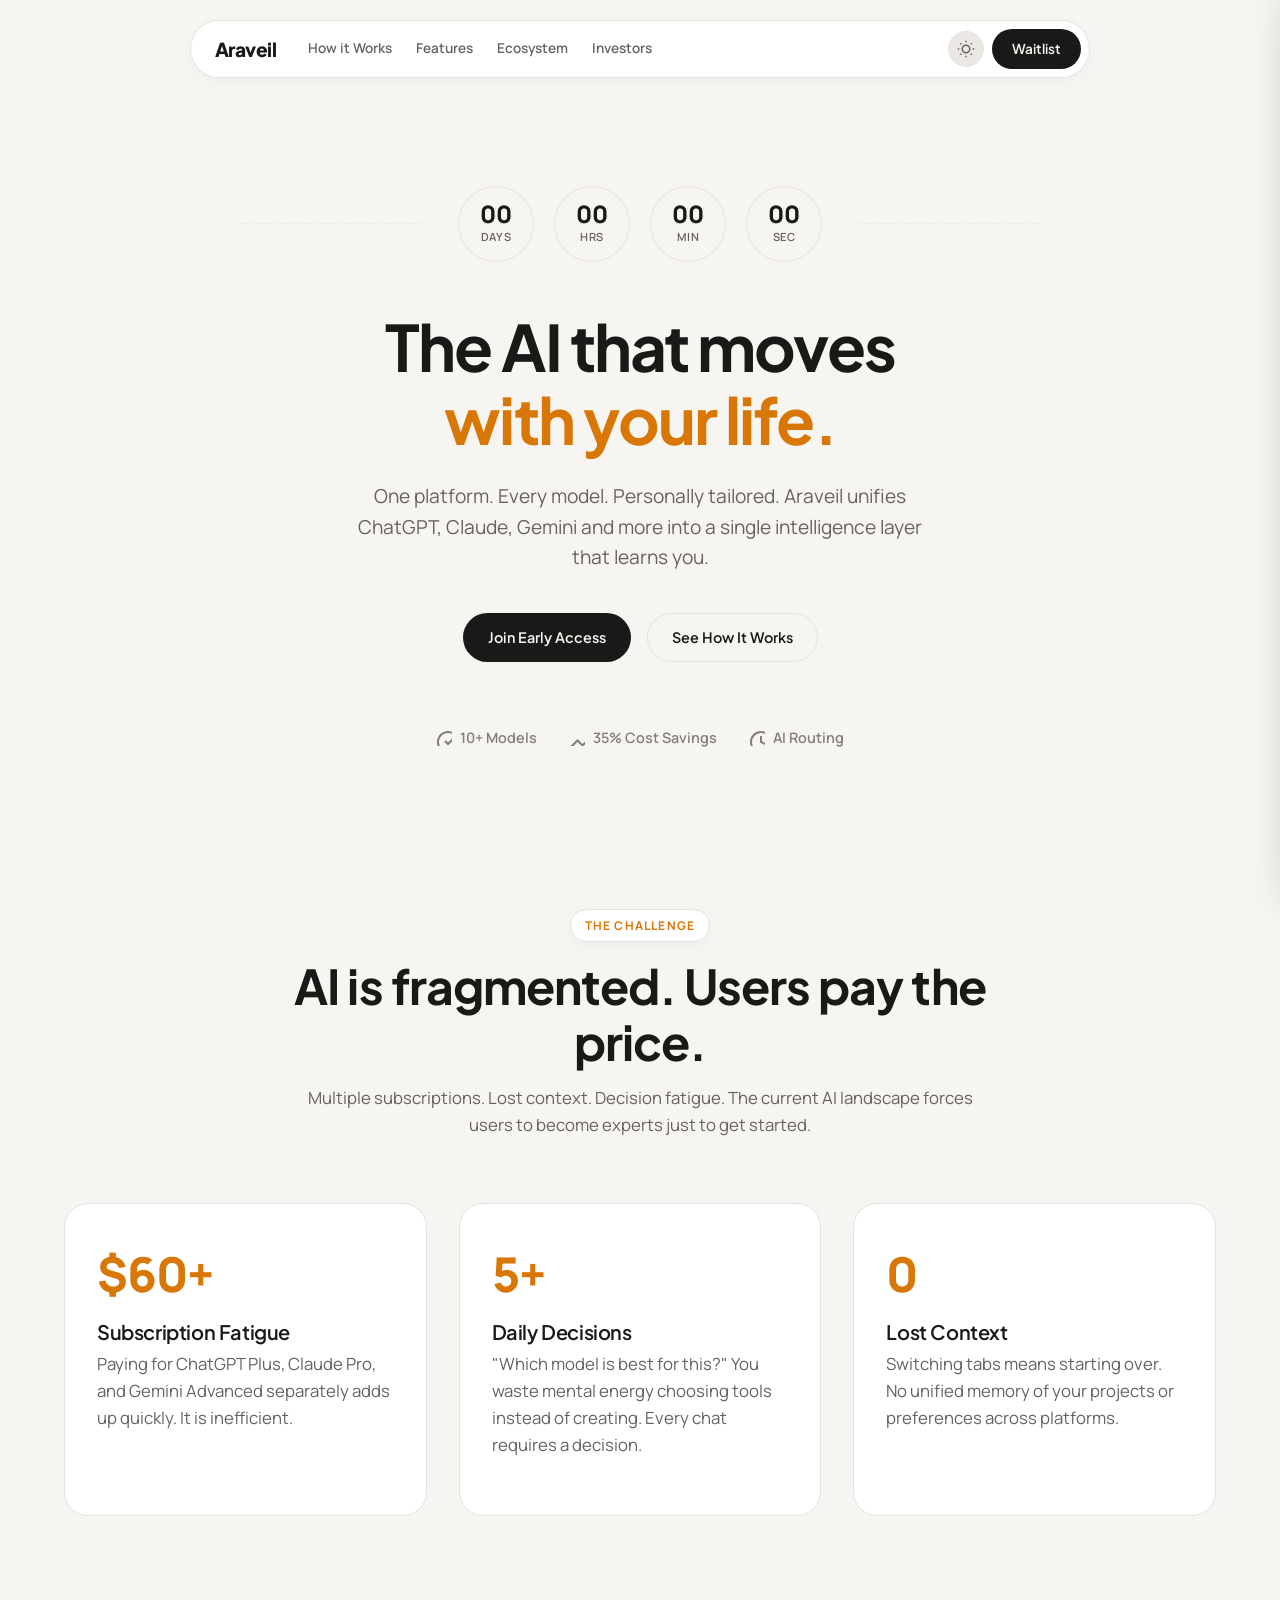
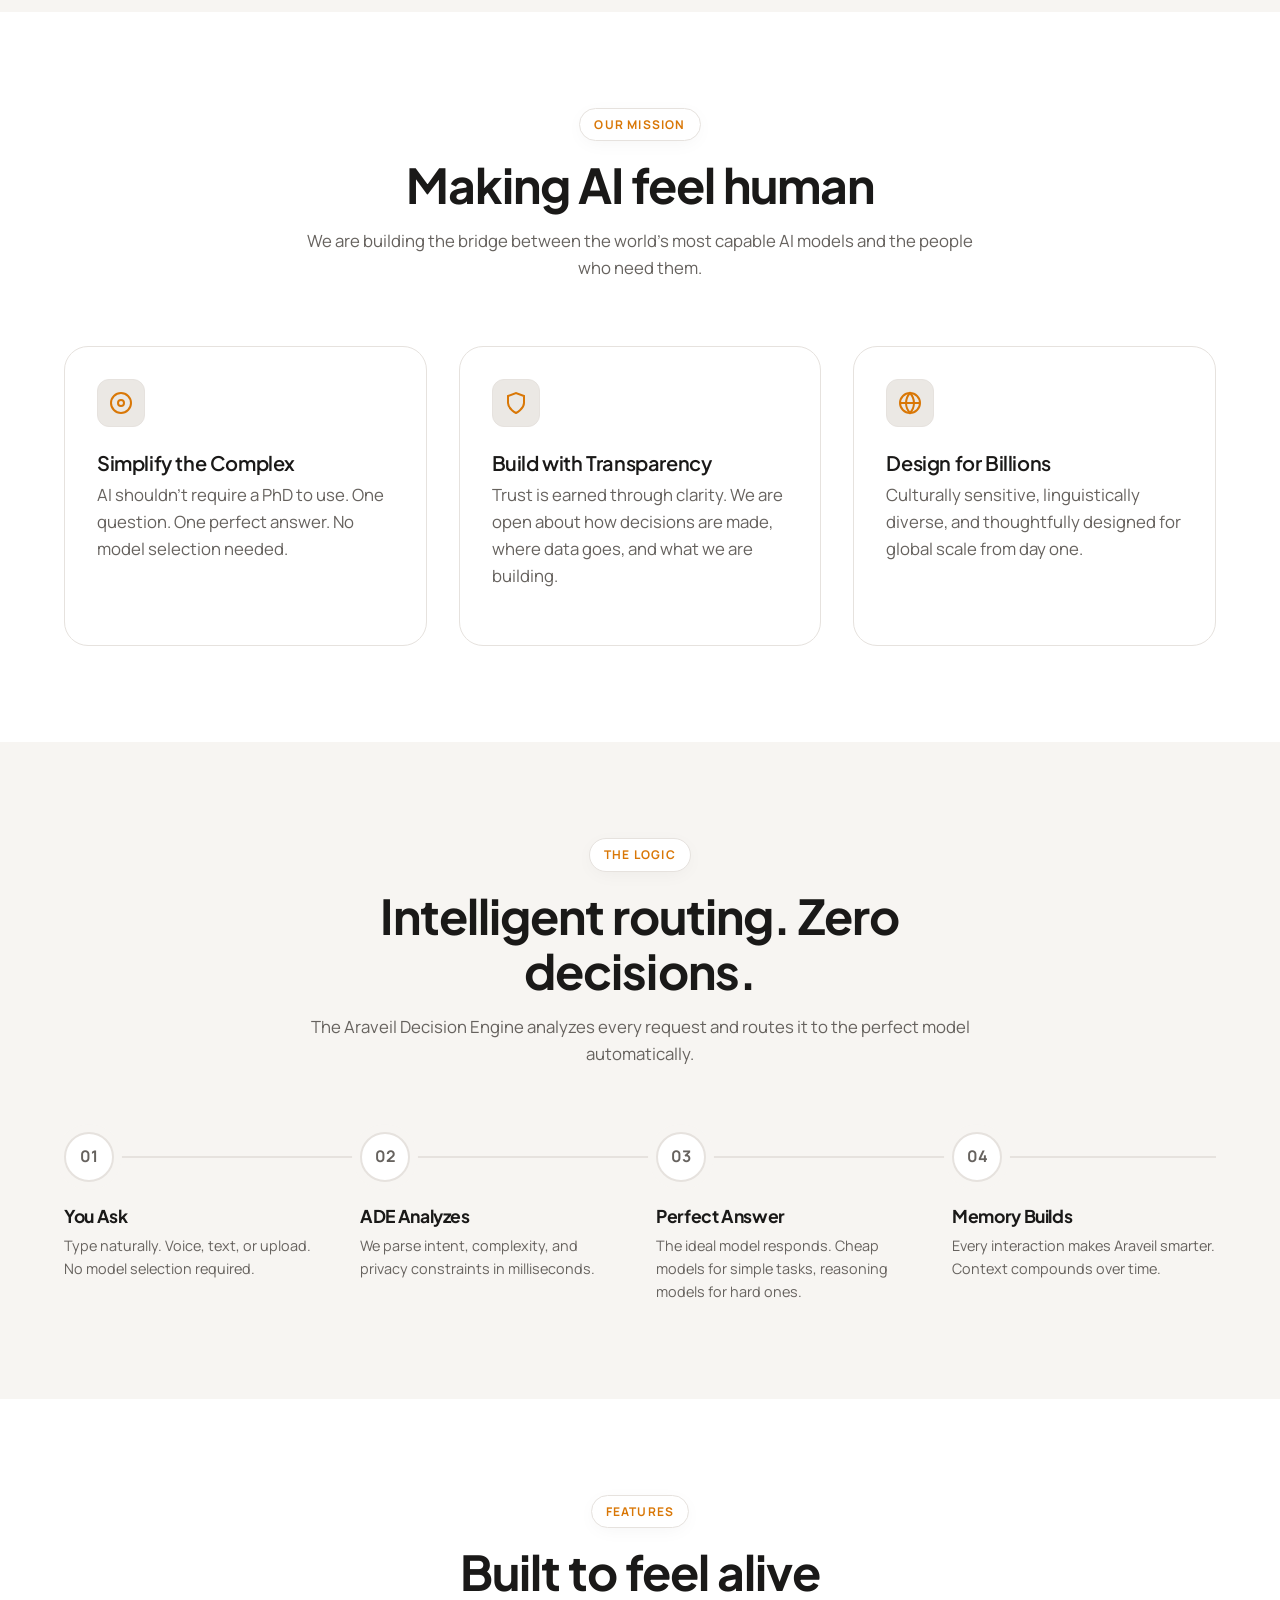
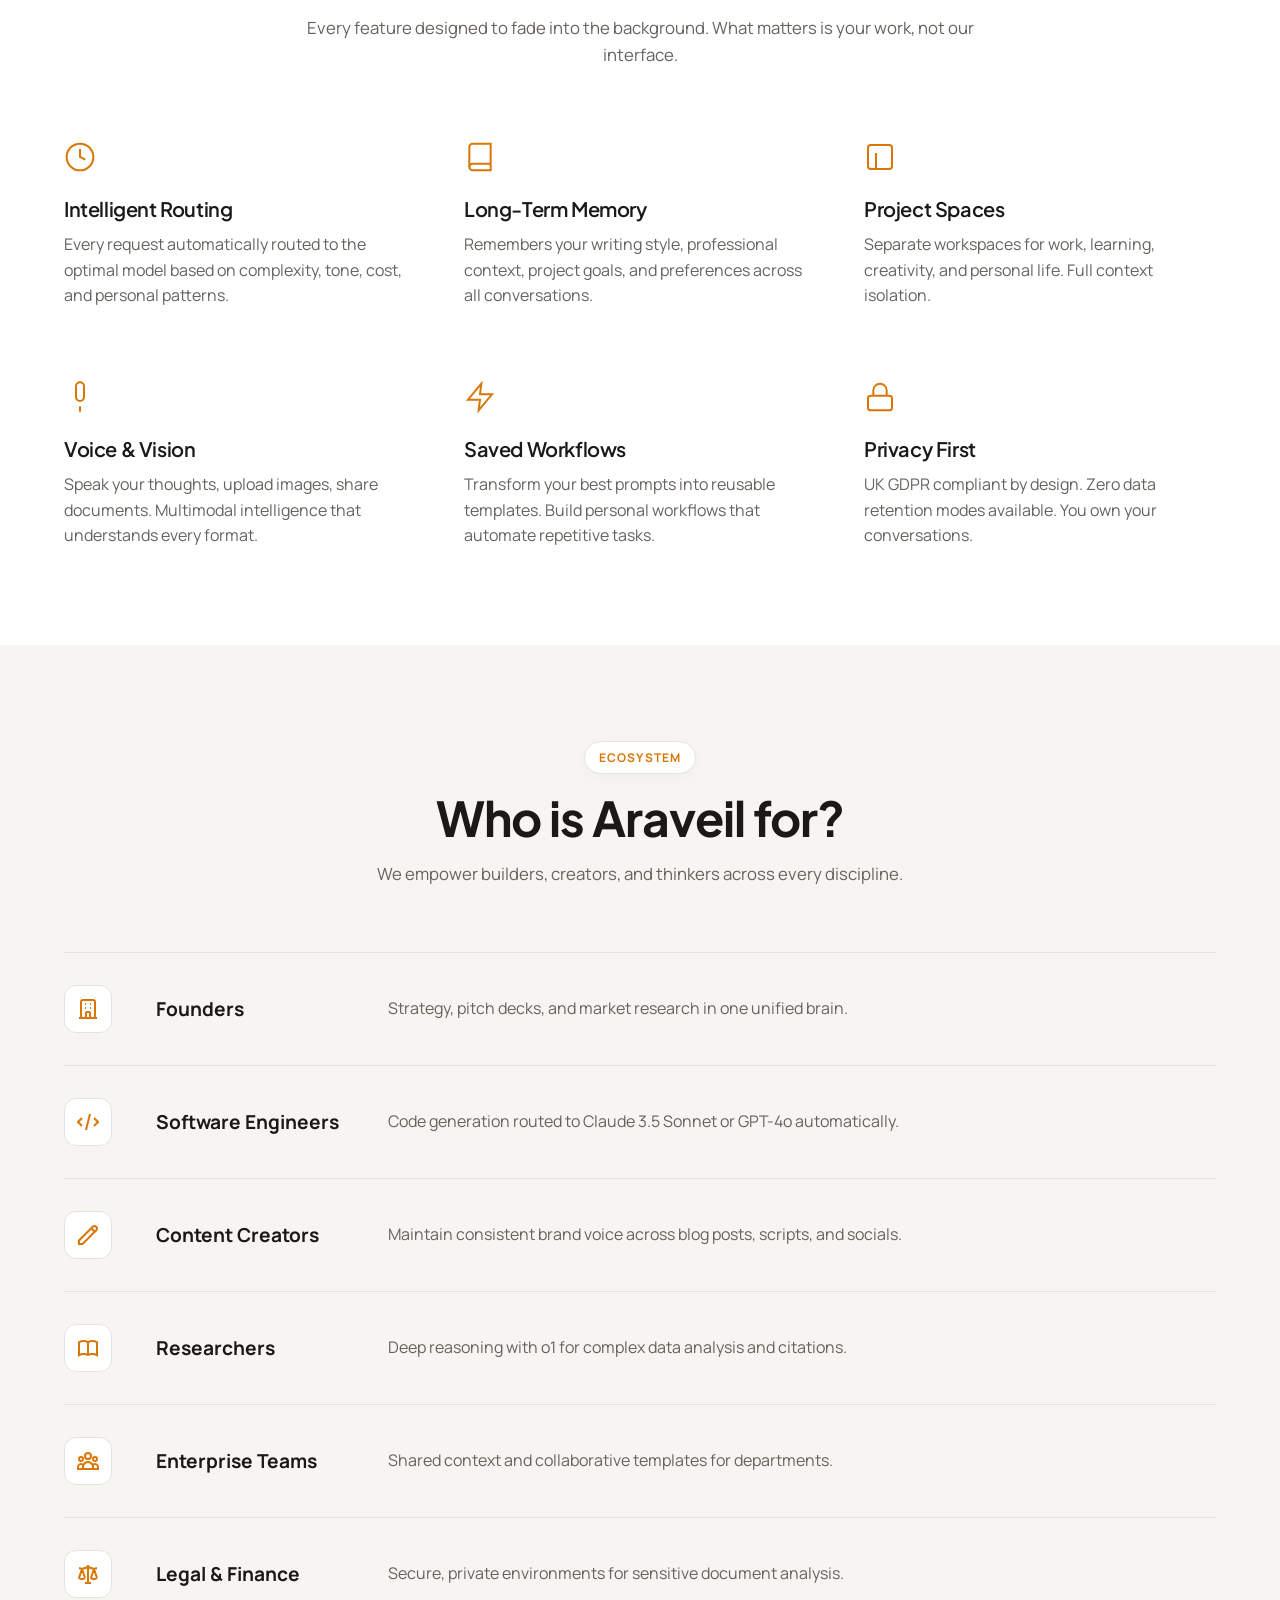
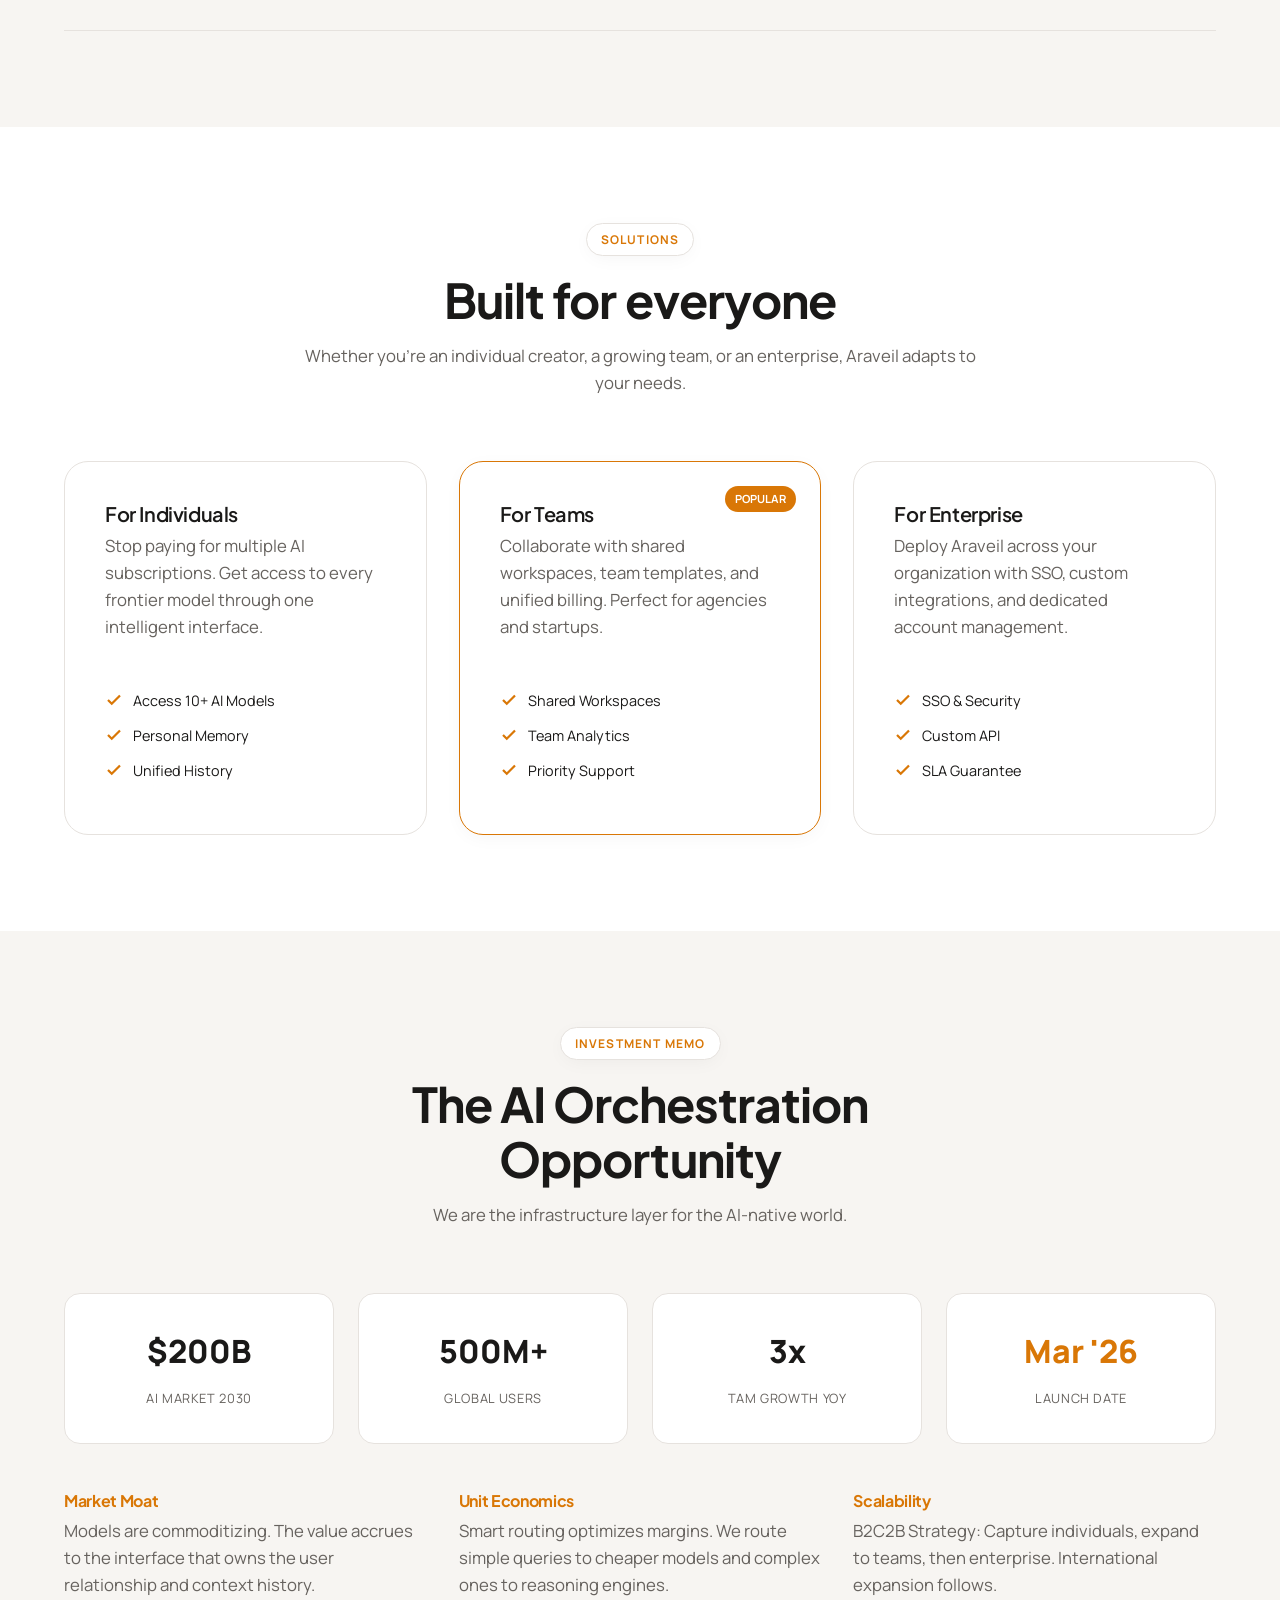
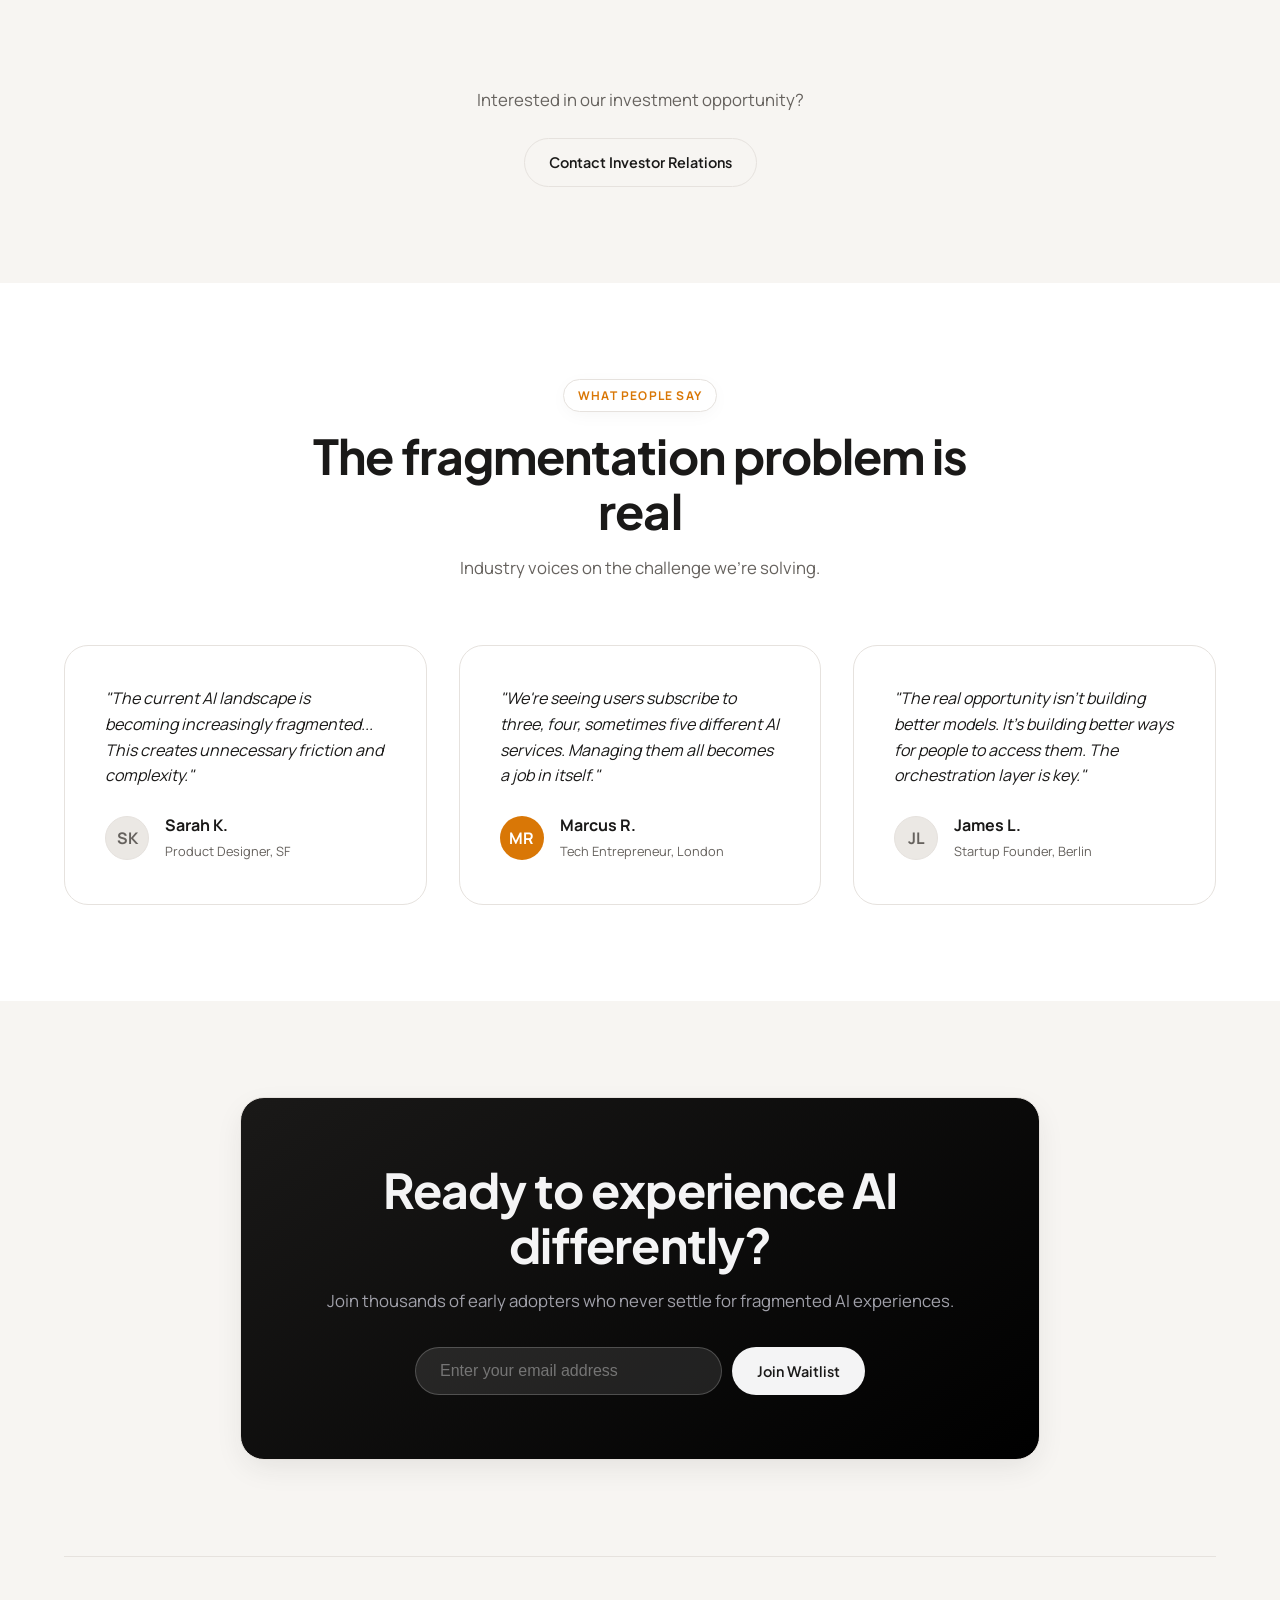
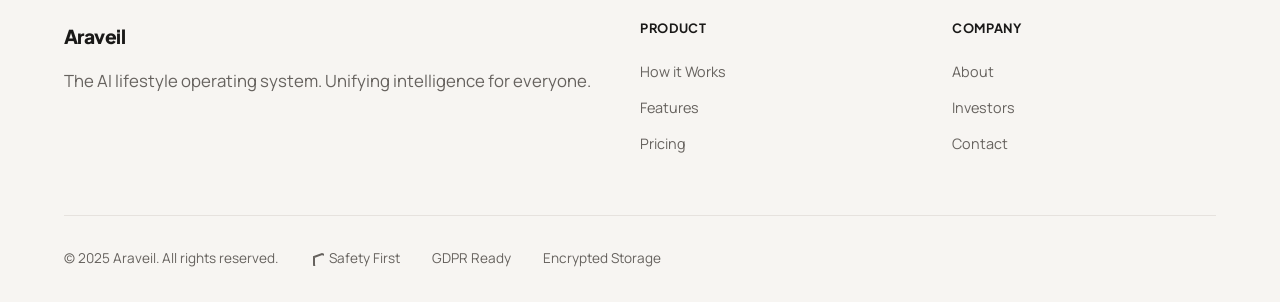
<file: index.html>
<!DOCTYPE html>
<html lang="en-GB" data-theme="light">
<head>
    <meta charset="UTF-8">
    <meta name="viewport" content="width=device-width, initial-scale=1.0">

    <title>Araveil | The Ai lifestyle companion</title>
    <meta name="description" content="Araveil. The first AI lifestyle companion. One platform that unifies ChatGPT, Claude, Gemini and every model. Smart routing for the multi-model future. Built for clarity. Designed for billions.">
    <meta name="keywords" content="AI, AI lifestyle operating system, Araveil Decision Engine, multi-model AI, personal AI, ChatGPT Claude Gemini, enterprise AI, AI for business">

    <meta property="og:title" content="Araveil | The AI Lifestyle companion">
    <meta property="og:description" content="One platform. Every model. Personally aligned. Globally trusted.">
    <meta property="og:type" content="website">
    <meta property="og:url" content="https://Araveil.com">
    <meta property="og:image" content="https://Araveil.com/og-image.jpg">

    <meta name="twitter:card" content="summary_large_image">
    <meta name="twitter:title" content="Araveil | The AI Lifestyle Operating System">
    <meta name="twitter:description" content="One platform. Every model. Personally aligned.">

    <link rel="canonical" href="https://Araveil.com">
    <link rel="icon" type="image/svg+xml" href="./favicon.png">

    <link rel="preconnect" href="https://fonts.googleapis.com">
    <link rel="preconnect" href="https://fonts.gstatic.com" crossorigin>
    <link href="https://fonts.googleapis.com/css2?family=Manrope:wght@400;500;600&family=Plus+Jakarta+Sans:wght@500;600;700;800&display=swap" rel="stylesheet">

    <style>
        /* ---------------------------------------------------------
           1. DESIGN TOKENS (Sand & Soft Charcoal)
           --------------------------------------------------------- */
        :root {
            /* LIGHT MODE */
            --bg-body: #F7F5F2;       /* Warm Sand */
            --bg-surface: #FFFFFF;    /* Clean White */
            --bg-glass: rgba(255, 255, 255, 0.95);
            --bg-subtle: #EBE8E4;

            --text-main: #1A1918;     /* Soft Black */
            --text-muted: #66625E;    /* Warm Grey */

            /* BRAND COLOURS */
            --primary: #D97706;       /* Executive Amber */
            --primary-hover: #B45309;
            --primary-glow: rgba(217, 119, 6, 0.15);

            --border: #E6E2DE;
            --shadow-soft: 0 4px 20px -4px rgba(42, 39, 35, 0.05);
            --shadow-hover: 0 10px 30px -5px rgba(42, 39, 35, 0.1);

            --radius-md: 16px;
            --radius-lg: 24px;
            --radius-pill: 100px;
        }

        [data-theme="dark"] {
            /* DARK MODE (Soft Charcoal) */
            --bg-body: #18181B;       /* Zinc 900 */
            --bg-surface: #27272A;    /* Zinc 800 */
            --bg-glass: rgba(39, 39, 42, 0.95);
            --bg-subtle: #3F3F46;

            --text-main: #F4F4F5;     /* Soft White */
            --text-muted: #A1A1AA;

            --primary: #FBBF24;       /* Luminous Amber */
            --primary-hover: #F59E0B;
            --primary-glow: rgba(251, 191, 36, 0.15);

            --border: #3F3F46;
            --shadow-soft: 0 4px 20px -4px rgba(0,0,0,0.3);
            --shadow-hover: 0 10px 40px -5px rgba(0,0,0,0.4);
        }

        /* ---------------------------------------------------------
           2. GLOBAL RESET
           --------------------------------------------------------- */
        * { box-sizing: border-box; margin: 0; padding: 0; -webkit-font-smoothing: antialiased; }

        html { scroll-behavior: smooth; font-size: 16px; overflow-x: hidden; }

        body {
            font-family: 'Manrope', sans-serif;
            background-color: var(--bg-body);
            color: var(--text-main);
            line-height: 1.6;
            transition: background 0.3s ease, color 0.3s ease;
        }

        h1, h2, h3, h4 {
            font-family: 'Plus Jakarta Sans', sans-serif;
            font-weight: 700;
            line-height: 1.15;
            color: var(--text-main);
            letter-spacing: -0.02em;
        }

        h1 { font-size: clamp(2.5rem, 5vw, 4.5rem); letter-spacing: -0.03em; margin-bottom: 1.5rem; }
        h2 { font-size: clamp(2rem, 4vw, 3rem); margin-bottom: 1rem; }
        h3 { font-size: 1.25rem; font-weight: 600; margin-bottom: 0.5rem; }

        p { color: var(--text-muted); font-size: 1.05rem; margin-bottom: 1.5rem; }
        a { text-decoration: none; color: inherit; transition: 0.2s; }
        ul { list-style: none; }

        .container {
            width: 90%;
            max-width: 1200px;
            margin: 0 auto;
            position: relative;
        }

        .section { padding: 6rem 0; }
        .section-header { text-align: center; max-width: 700px; margin: 0 auto 4rem; }

        .eyebrow {
            display: inline-block; font-size: 0.75rem; font-weight: 700;
            text-transform: uppercase; letter-spacing: 0.1em;
            color: var(--primary); margin-bottom: 1rem;
            background: var(--bg-surface); padding: 6px 14px; border-radius: var(--radius-pill);
            border: 1px solid var(--border); box-shadow: var(--shadow-soft);
        }

        /* ---------------------------------------------------------
           3. UI COMPONENTS
           --------------------------------------------------------- */
        .btn {
            display: inline-flex; align-items: center; justify-content: center;
            padding: 0.75rem 1.5rem; border-radius: var(--radius-pill); font-weight: 600;
            cursor: pointer; transition: all 0.2s ease; font-size: 0.9rem; border: 1px solid transparent;
            font-family: 'Plus Jakarta Sans', sans-serif; gap: 8px;
        }

        .btn-primary {
            background-color: var(--text-main); color: var(--bg-body);
        }
        .btn-primary:hover { transform: translateY(-2px); opacity: 0.9; box-shadow: 0 5px 15px rgba(0,0,0,0.1); }

        .btn-secondary {
            background-color: transparent; color: var(--text-main); border-color: var(--border);
        }
        .btn-secondary:hover { border-color: var(--text-main); background: var(--bg-surface); }

        .btn-ghost {
            background: transparent; color: var(--text-muted); padding: 0.5rem 1rem;
        }
        .btn-ghost:hover { color: var(--text-main); background: var(--bg-subtle); }

        .card {
            background: var(--bg-surface); padding: 2rem; border-radius: var(--radius-lg);
            border: 1px solid var(--border); transition: 0.3s; height: 100%;
            display: flex; flex-direction: column;
        }
        .card:hover { transform: translateY(-5px); border-color: var(--primary); box-shadow: var(--shadow-hover); }

        .icon-box {
            width: 48px; height: 48px; border-radius: 12px; background: var(--bg-subtle);
            display: flex; align-items: center; justify-content: center; margin-bottom: 1.5rem;
            color: var(--primary); border: 1px solid var(--border);
        }

        /* ---------------------------------------------------------
           4. NAVIGATION (Compact & Sleek)
           --------------------------------------------------------- */
        .navbar {
            position: sticky; top: 20px; width: 95%; max-width: 900px; margin: 0 auto; z-index: 1000;
            background: var(--bg-glass); backdrop-filter: blur(20px); -webkit-backdrop-filter: blur(20px);
            border-radius: var(--radius-pill); padding: 0.5rem 0.5rem 0.5rem 1.5rem;
            display: flex; justify-content: space-between; align-items: center;
            border: 1px solid var(--border); box-shadow: var(--shadow-soft); transition: all 0.3s;
        }

        .logo-text { font-family: 'Plus Jakarta Sans', sans-serif; font-weight: 800; font-size: 1.2rem; letter-spacing: -0.03em; color: var(--text-main); }

        .nav-links { display: flex; gap: 1.5rem; margin-right: auto; margin-left: 2rem; }
        .nav-links a { font-size: 0.85rem; font-weight: 600; color: var(--text-muted); transition: color 0.2s; }
        .nav-links a:hover { color: var(--primary); }

        .nav-actions { display: flex; align-items: center; gap: 0.5rem; }

        .theme-toggle {
            background: var(--bg-subtle); border: 1px solid var(--border); cursor: pointer; color: var(--text-muted);
            width: 36px; height: 36px; display: flex; align-items: center; justify-content: center; border-radius: 50%;
            transition: all 0.2s;
        }
        .theme-toggle:hover { background: var(--bg-surface); color: var(--text-main); border-color: var(--text-main); }

        .mobile-btn { display: none; background: none; border: none; cursor: pointer; color: var(--text-main); margin-left: 0.5rem; padding-right: 1rem; }

        /* MOBILE DRAWER MENU */
        .mobile-overlay {
            position: fixed; inset: 0; background: rgba(0,0,0,0.5); z-index: 1999;
            opacity: 0; pointer-events: none; transition: opacity 0.3s ease; backdrop-filter: blur(4px);
        }
        .mobile-overlay.open { opacity: 1; pointer-events: auto; }

        .mobile-menu {
            position: fixed; top: 0; right: -320px; width: 300px; height: 100vh;
            background: var(--bg-surface); border-left: 1px solid var(--border);
            padding: 2.5rem; display: flex; flex-direction: column; gap: 2rem;
            box-shadow: -10px 0 40px rgba(0,0,0,0.2); z-index: 2000;
            transition: right 0.3s cubic-bezier(0.16, 1, 0.3, 1);
        }
        .mobile-menu.open { right: 0; }
        .drawer-header { display: flex; justify-content: space-between; align-items: center; border-bottom: 1px solid var(--border); padding-bottom: 1.5rem; }
        .close-btn { background: none; border: none; cursor: pointer; color: var(--text-muted); padding: 5px; }
        .mobile-links { display: flex; flex-direction: column; gap: 1.5rem; }
        .mobile-links a { font-size: 1.1rem; font-weight: 600; color: var(--text-main); border-bottom: 1px solid var(--border); padding-bottom: 1rem; transition: color 0.2s; }
        .mobile-links a:hover { color: var(--primary); }

        @media (max-width: 768px) {
            .nav-links { display: none; }
            .mobile-btn { display: block; }
            .navbar { padding-right: 0.5rem; }
        }

        /* ---------------------------------------------------------
           5. HERO & HORIZONTAL COUNTDOWN
           --------------------------------------------------------- */
        .hero { padding-top: 8rem; padding-bottom: 4rem; text-align: center; }

        /* Horizontal Launch Track */
        .launch-track {
            display: flex; align-items: center; justify-content: center; gap: 1rem;
            margin: 0 auto 3rem; max-width: 800px; width: 100%;
        }

        .track-line {
            flex: 1; height: 1px; background-image: linear-gradient(90deg, transparent 0%, var(--border) 50%, transparent 100%);
            border-bottom: 1px dashed var(--border); opacity: 0.6;
        }

        .countdown-wrap {
            display: flex; gap: 1.25rem; align-items: center; position: relative;
            padding: 0 1rem;
        }

        /* Uniform Countdown Circles */
        .time-circle {
            width: 76px; height: 76px; border-radius: 50%;
            background: transparent; /* Blended */
            border: 1px solid var(--border);
            display: flex; flex-direction: column; align-items: center; justify-content: center;
            transition: all 0.3s cubic-bezier(0.34, 1.56, 0.64, 1);
            position: relative;
            color: var(--primary); /* Uniform Amber Colour */
        }

        .time-circle:hover {
            transform: scale(0.9); /* Soft Compression */
            border-color: var(--primary);
            background: var(--bg-surface);
            box-shadow: 0 0 15px var(--primary-glow);
        }

        .time-val { font-size: 1.5rem; font-weight: 800; line-height: 1; z-index: 2; color: var(--text-main); }
        .time-label { font-size: 0.7rem; text-transform: uppercase; color: var(--text-muted); margin-top: 2px; letter-spacing: 0.05em; z-index: 2; font-weight: 600; }

        .hero h1 span { color: var(--primary); }
        .hero p { max-width: 600px; margin: 0 auto 2.5rem; font-size: 1.2rem; line-height: 1.6; }

        .hero-proof {
            display: flex; justify-content: center; gap: 2rem; margin-top: 4rem; flex-wrap: wrap; opacity: 0.8;
        }
        .proof-item { display: flex; align-items: center; gap: 8px; font-size: 0.9rem; font-weight: 600; color: var(--text-muted); }

        /* ---------------------------------------------------------
           6. THE CHALLENGE
           --------------------------------------------------------- */
        .grid-3 { display: grid; grid-template-columns: repeat(auto-fit, minmax(300px, 1fr)); gap: 2rem; }
        .stat-big { font-size: 3rem; font-weight: 800; color: var(--primary); margin-bottom: 0.5rem; display: block; letter-spacing: -0.02em; }

        /* ---------------------------------------------------------
           7. HOW IT WORKS (Horizontal Timeline)
           --------------------------------------------------------- */
        .timeline-wrapper { position: relative; margin-top: 3rem; }
        .timeline-track {
            position: absolute; top: 24px; left: 0; right: 0; height: 2px;
            background: var(--border); z-index: 0; display: block;
        }
        .timeline-steps {
            display: grid; grid-template-columns: repeat(4, 1fr); gap: 2rem; position: relative; z-index: 1;
        }
        .step-item { text-align: left; }
        .step-marker {
            width: 50px; height: 50px; border-radius: 50%; background: var(--bg-surface);
            border: 2px solid var(--border); display: flex; align-items: center; justify-content: center;
            font-weight: 700; color: var(--text-muted); margin-bottom: 1.5rem; transition: 0.3s;
            box-shadow: 0 0 0 8px var(--bg-body);
        }
        .step-item:hover .step-marker { border-color: var(--primary); color: var(--primary); transform: scale(1.1); }
        .step-content h4 { font-size: 1.1rem; margin-bottom: 0.5rem; }
        .step-content p { font-size: 0.9rem; margin-bottom: 0; }

        @media (max-width: 800px) {
            .timeline-track { display: none; }
            .timeline-steps { grid-template-columns: 1fr; gap: 3rem; }
            .step-item { display: flex; gap: 1.5rem; }
            .step-marker { margin-bottom: 0; flex-shrink: 0; }
        }

        /* ---------------------------------------------------------
           8. FEATURES (Flat Layout)
           --------------------------------------------------------- */
        .flat-grid { display: grid; grid-template-columns: repeat(auto-fit, minmax(320px, 1fr)); gap: 4rem 3rem; }
        .flat-item { text-align: left; transition: transform 0.3s; }
        .flat-item:hover { transform: translateY(-5px); }
        .flat-item h3 { font-size: 1.25rem; margin-bottom: 0.75rem; color: var(--text-main); }
        .flat-item p { font-size: 1rem; color: var(--text-muted); margin-bottom: 0; line-height: 1.6; }
        .flat-icon {
            width: 48px; height: 48px; display: flex; align-items: center; justify-content: flex-start;
            margin-bottom: 1rem; color: var(--primary); transition: color 0.3s;
        }
        .flat-item:hover .flat-icon { color: var(--primary-hover); }
        .flat-icon svg { width: 32px; height: 32px; stroke-width: 1.5; }

        /* ---------------------------------------------------------
           9. ECOSYSTEM (List Layout)
           --------------------------------------------------------- */
        .ecosystem-list { display: flex; flex-direction: column; border-top: 1px solid var(--border); }
        .eco-row {
            display: grid; grid-template-columns: 60px 200px 1fr; align-items: center;
            padding: 2rem 0; border-bottom: 1px solid var(--border);
            transition: background 0.3s; cursor: default; gap: 2rem;
        }
        .eco-row:hover { background: rgba(0,0,0,0.02); }
        [data-theme="dark"] .eco-row:hover { background: rgba(255,255,255,0.02); }
        .eco-icon {
            width: 48px; height: 48px; background: var(--bg-surface); border: 1px solid var(--border);
            border-radius: 12px; display: flex; align-items: center; justify-content: center;
            color: var(--primary); transition: transform 0.2s;
        }
        .eco-row:hover .eco-icon { transform: scale(1.1); border-color: var(--primary); }
        .eco-title { font-size: 1.2rem; font-weight: 700; color: var(--text-main); }
        .eco-desc { font-size: 1rem; color: var(--text-muted); margin: 0; }
        @media (max-width: 768px) {
            .eco-row { grid-template-columns: 60px 1fr; gap: 1rem; padding: 1.5rem 0; }
            .eco-desc { grid-column: 1 / span 2; margin-top: 0.5rem; }
        }

        /* ---------------------------------------------------------
           10. SOLUTIONS
           --------------------------------------------------------- */
        .sol-card {
            background: var(--bg-surface); border: 1px solid var(--border); border-radius: var(--radius-lg);
            padding: 2.5rem; position: relative; overflow: hidden; display: flex; flex-direction: column;
        }
        .sol-card.popular { border-color: var(--primary); box-shadow: var(--shadow-soft); }
        .check-list li { margin-bottom: 0.75rem; display: flex; align-items: flex-start; gap: 10px; font-size: 0.9rem; }
        .check-icon { color: var(--primary); width: 18px; flex-shrink: 0; margin-top: 2px; }

        /* ---------------------------------------------------------
           11. INVESTORS
           --------------------------------------------------------- */
        .investor-grid { display: grid; grid-template-columns: repeat(4, 1fr); gap: 1.5rem; margin-bottom: 3rem; }
        .stat-card {
            background: var(--bg-surface); padding: 2rem; border-radius: var(--radius-md);
            border: 1px solid var(--border); text-align: center;
        }
        .stat-val { font-size: 2rem; font-weight: 800; color: var(--text-main); display: block; margin-bottom: 0.5rem; }
        .stat-lbl { font-size: 0.8rem; text-transform: uppercase; color: var(--text-muted); letter-spacing: 0.05em; }
        .vision-cols { display: grid; grid-template-columns: repeat(auto-fit, minmax(300px, 1fr)); gap: 2rem; }
        .vision-item h4 { color: var(--primary); margin-bottom: 0.5rem; }
        @media (max-width: 800px) { .investor-grid { grid-template-columns: 1fr 1fr; } }

        /* ---------------------------------------------------------
           12. TESTIMONIALS
           --------------------------------------------------------- */
        .quote-card {
            background: var(--bg-surface); padding: 2.5rem; border-radius: var(--radius-lg);
            border: 1px solid var(--border); display: flex; flex-direction: column;
        }
        .quote-text { font-style: italic; margin-bottom: 1.5rem; flex-grow: 1; font-size: 1rem; color: var(--text-main); }
        .author-box { display: flex; align-items: center; gap: 1rem; }
        .avatar { width: 44px; height: 44px; border-radius: 50%; background: var(--bg-subtle); display: flex; align-items: center; justify-content: center; font-weight: 700; color: var(--text-muted); border: 1px solid var(--border); }

        /* ---------------------------------------------------------
           13. JOIN (Dark Themed Box)
           --------------------------------------------------------- */
        .join-box {
            background: linear-gradient(145deg, #1A1918, #000000);
            color: #F4F4F5; padding: 4rem 2rem; border-radius: var(--radius-lg);
            text-align: center; max-width: 800px; margin: 0 auto;
            box-shadow: var(--shadow-hover); border: 1px solid var(--border);
        }
        .join-box h2 { color: #F4F4F5; }
        .join-box p { color: #A1A1AA; }

        .join-form { display: flex; gap: 10px; justify-content: center; max-width: 450px; margin: 2rem auto 0; flex-wrap: wrap; }
        .join-input {
            flex: 1; padding: 14px 24px; border-radius: 50px; border: none;
            font-size: 1rem; min-width: 240px; outline: none;
            background: rgba(255,255,255,0.1); color: white;
            border: 1px solid rgba(255,255,255,0.2);
        }
        .join-input:focus { border-color: var(--primary); background: rgba(255,255,255,0.15); }

        .join-box .btn-primary {
            background: #F4F4F5; color: #1A1918;
        }
        .join-box .btn-primary:hover { background: #FFFFFF; transform: translateY(-2px); }

        /* ---------------------------------------------------------
           14. FOOTER
           --------------------------------------------------------- */
        footer { border-top: 1px solid var(--border); padding: 4rem 0 2rem; margin-top: 4rem; }
        .footer-grid { display: grid; grid-template-columns: 2fr 1fr 1fr; gap: 3rem; margin-bottom: 3rem; }
        .footer-col h4 { font-size: 0.8rem; text-transform: uppercase; margin-bottom: 1.5rem; color: var(--text-main); letter-spacing: 0.05em; }
        .footer-col a { display: block; margin-bottom: 0.8rem; color: var(--text-muted); font-size: 0.9rem; }
        .footer-col a:hover { color: var(--primary); }
        .trust-badges { display: flex; gap: 2rem; align-items: center; border-top: 1px solid var(--border); padding-top: 2rem; color: var(--text-muted); font-size: 0.85rem; }
        @media (max-width: 768px) { .footer-grid { grid-template-columns: 1fr; gap: 2rem; } }

        /* ---------------------------------------------------------
           15. SCROLL TOP
           --------------------------------------------------------- */
        .scroll-top {
            position: fixed; bottom: 30px; right: 30px; width: 50px; height: 50px;
            background: var(--bg-surface); border-radius: 50%; box-shadow: var(--shadow-hover);
            display: flex; align-items: center; justify-content: center; cursor: pointer;
            border: 1px solid var(--border); opacity: 0; pointer-events: none; transition: 0.3s; z-index: 900;
        }
        .scroll-top.visible { opacity: 1; pointer-events: auto; }
        .scroll-loader { position: absolute; width: 100%; height: 100%; fill: none; stroke: var(--primary); stroke-width: 2; stroke-dasharray: 145; stroke-dashoffset: 145; transform: rotate(-90deg); border-radius: 50%; transition: stroke-dashoffset 0.1s; }

        /* Animations */
        .fade-in { opacity: 0; transform: translateY(20px); transition: 0.6s ease; }
        .fade-in.visible { opacity: 1; transform: translateY(0); }
    </style>
</head>
<body>

<div class="mobile-overlay" id="mobileOverlay"></div>

<nav class="navbar">
    <a href="#" class="logo-text">Araveil</a>

    <div class="nav-links">
        <a href="#how">How it Works</a>
        <a href="#features">Features</a>
        <a href="#ecosystem">Ecosystem</a>
        <a href="#investors">Investors</a>
    </div>

    <div class="nav-actions">
        <button class="theme-toggle" id="themeBtn" aria-label="Toggle Theme">
            <svg width="18" height="18" viewBox="0 0 24 24" fill="none" stroke="currentColor" stroke-width="2"><circle cx="12" cy="12" r="5"/><path d="M12 1v2M12 21v2M4.22 4.22l1.42 1.42M18.36 18.36l1.42 1.42M1 12h2M21 12h2M4.22 19.78l1.42-1.42M18.36 5.64l1.42-1.42"/></svg>
        </button>
        <a href="#join" class="btn btn-primary" style="padding: 0.5rem 1.2rem; font-size: 0.85rem;">Waitlist</a>
        <button class="mobile-btn" id="menuBtn">
            <svg width="24" height="24" viewBox="0 0 24 24" fill="none" stroke="currentColor" stroke-width="2"><line x1="3" y1="12" x2="21" y2="12"/><line x1="3" y1="6" x2="21" y2="6"/><line x1="3" y1="18" x2="21" y2="18"/></svg>
        </button>
    </div>
</nav>

<div class="mobile-menu" id="mobileMenu">
    <div class="drawer-header">
        <span class="logo-text">Araveil</span>
        <button class="close-btn" onclick="closeMenu()">
            <svg width="24" height="24" fill="none" stroke="currentColor" stroke-width="2"><line x1="18" y1="6" x2="6" y2="18"/><line x1="6" y1="6" x2="18" y2="18"/></svg>
        </button>
    </div>
    <div class="mobile-links">
        <a href="#how" onclick="closeMenu()">How it Works</a>
        <a href="#features" onclick="closeMenu()">Features</a>
        <a href="#ecosystem" onclick="closeMenu()">Ecosystem</a>
        <a href="#investors" onclick="closeMenu()">Investors</a>
    </div>
    <a href="#join" onclick="closeMenu()" class="btn btn-primary" style="width:100%; margin-top: auto;">Join Waitlist</a>
</div>

<section class="hero container fade-in">
    <div class="launch-track">
        <div class="track-line"></div>
        <div class="countdown-wrap" id="countdown">
            <div class="time-circle"><span class="time-val" id="d">00</span><span class="time-label">Days</span></div>
            <div class="time-circle"><span class="time-val" id="h">00</span><span class="time-label">Hrs</span></div>
            <div class="time-circle"><span class="time-val" id="m">00</span><span class="time-label">Min</span></div>
            <div class="time-circle"><span class="time-val" id="s">00</span><span class="time-label">Sec</span></div>
        </div>
        <div class="track-line"></div>
    </div>

    <h1>The AI that moves<br><span>with your life.</span></h1>
    <p>One platform. Every model. Personally tailored. Araveil unifies ChatGPT, Claude, Gemini and more into a single intelligence layer that learns you.</p>

    <div style="display: flex; gap: 1rem; justify-content: center; margin-bottom: 2rem;">
        <a href="#join" class="btn btn-primary">Join Early Access</a>
        <a href="#how" class="btn btn-secondary">See How It Works</a>
    </div>

    <div class="hero-proof">
        <div class="proof-item"><svg width="16" height="16" fill="none" stroke="currentColor" stroke-width="2"><path d="M22 11.08V12a10 10 0 1 1-5.93-9.14"/><polyline points="22 4 12 14.01 9 11.01"/></svg> 10+ Models</div>
        <div class="proof-item"><svg width="16" height="16" fill="none" stroke="currentColor" stroke-width="2"><polyline points="23 6 13.5 15.5 8.5 10.5 1 18"/></svg> 35% Cost Savings</div>
        <div class="proof-item"><svg width="16" height="16" fill="none" stroke="currentColor" stroke-width="2"><circle cx="12" cy="12" r="10"/><path d="M12 6v6l4 2"/></svg> AI Routing</div>
    </div>
</section>

<section class="section">
    <div class="container fade-in">
        <div class="section-header">
            <span class="eyebrow">The Challenge</span>
            <h2>AI is fragmented. Users pay the price.</h2>
            <p>Multiple subscriptions. Lost context. Decision fatigue. The current AI landscape forces users to become experts just to get started.</p>
        </div>
        <div class="grid-3">
            <div class="card">
                <span class="stat-big">$60+</span>
                <h3>Subscription Fatigue</h3>
                <p>Paying for ChatGPT Plus, Claude Pro, and Gemini Advanced separately adds up quickly. It is inefficient.</p>
            </div>
            <div class="card">
                <span class="stat-big">5+</span>
                <h3>Daily Decisions</h3>
                <p>"Which model is best for this?" You waste mental energy choosing tools instead of creating. Every chat requires a decision.</p>
            </div>
            <div class="card">
                <span class="stat-big">0</span>
                <h3>Lost Context</h3>
                <p>Switching tabs means starting over. No unified memory of your projects or preferences across platforms.</p>
            </div>
        </div>
    </div>
</section>

<section class="section" style="background: var(--bg-surface);">
    <div class="container fade-in">
        <div class="section-header">
            <span class="eyebrow">Our Mission</span>
            <h2>Making AI feel human</h2>
            <p>We are building the bridge between the world's most capable AI models and the people who need them.</p>
        </div>
        <div class="grid-3">
            <div class="card">
                <div class="icon-box"><svg width="24" height="24" fill="none" stroke="currentColor" stroke-width="2"><circle cx="12" cy="12" r="10"/><circle cx="12" cy="12" r="3"/></svg></div>
                <h3>Simplify the Complex</h3>
                <p>AI shouldn't require a PhD to use. One question. One perfect answer. No model selection needed.</p>
            </div>
            <div class="card">
                <div class="icon-box"><svg width="24" height="24" fill="none" stroke="currentColor" stroke-width="2"><path d="M12 22s8-4 8-10V5l-8-3-8 3v7c0 6 8 10 8 10z"/></svg></div>
                <h3>Build with Transparency</h3>
                <p>Trust is earned through clarity. We are open about how decisions are made, where data goes, and what we are building.</p>
            </div>
            <div class="card">
                <div class="icon-box"><svg width="24" height="24" fill="none" stroke="currentColor" stroke-width="2"><circle cx="12" cy="12" r="10"/><line x1="2" y1="12" x2="22" y2="12"/><path d="M12 2a15.3 15.3 0 0 1 4 10 15.3 15.3 0 0 1-4 10 15.3 15.3 0 0 1-4-10 15.3 15.3 0 0 1 4-10z"/></svg></div>
                <h3>Design for Billions</h3>
                <p>Culturally sensitive, linguistically diverse, and thoughtfully designed for global scale from day one.</p>
            </div>
        </div>
    </div>
</section>

<section id="how" class="section">
    <div class="container fade-in">
        <div class="section-header">
            <span class="eyebrow">The Logic</span>
            <h2>Intelligent routing. Zero decisions.</h2>
            <p>The Araveil Decision Engine analyzes every request and routes it to the perfect model automatically.</p>
        </div>

        <div class="timeline-wrapper">
            <div class="timeline-track"></div>
            <div class="timeline-steps">
                <div class="step-item">
                    <div class="step-marker">01</div>
                    <div class="step-content">
                        <h4>You Ask</h4>
                        <p>Type naturally. Voice, text, or upload. No model selection required.</p>
                    </div>
                </div>
                <div class="step-item">
                    <div class="step-marker">02</div>
                    <div class="step-content">
                        <h4>ADE Analyzes</h4>
                        <p>We parse intent, complexity, and privacy constraints in milliseconds.</p>
                    </div>
                </div>
                <div class="step-item">
                    <div class="step-marker">03</div>
                    <div class="step-content">
                        <h4>Perfect Answer</h4>
                        <p>The ideal model responds. Cheap models for simple tasks, reasoning models for hard ones.</p>
                    </div>
                </div>
                <div class="step-item">
                    <div class="step-marker">04</div>
                    <div class="step-content">
                        <h4>Memory Builds</h4>
                        <p>Every interaction makes Araveil smarter. Context compounds over time.</p>
                    </div>
                </div>
            </div>
        </div>
    </div>
</section>

<section id="features" class="section" style="background: var(--bg-surface);">
    <div class="container fade-in">
        <div class="section-header">
            <span class="eyebrow">Features</span>
            <h2>Built to feel alive</h2>
            <p>Every feature designed to fade into the background. What matters is your work, not our interface.</p>
        </div>

        <div class="flat-grid">
            <div class="flat-item">
                <div class="flat-icon"><svg viewBox="0 0 24 24" fill="none" stroke="currentColor"><circle cx="12" cy="12" r="10"/><path d="M12 6v6l4 2"/></svg></div>
                <h3>Intelligent Routing</h3>
                <p>Every request automatically routed to the optimal model based on complexity, tone, cost, and personal patterns.</p>
            </div>
            <div class="flat-item">
                <div class="flat-icon"><svg viewBox="0 0 24 24" fill="none" stroke="currentColor"><path d="M4 19.5A2.5 2.5 0 0 1 6.5 17H20"/><path d="M6.5 2H20v20H6.5A2.5 2.5 0 0 1 4 19.5v-15A2.5 2.5 0 0 1 6.5 2z"/></svg></div>
                <h3>Long-Term Memory</h3>
                <p>Remembers your writing style, professional context, project goals, and preferences across all conversations.</p>
            </div>
            <div class="flat-item">
                <div class="flat-icon"><svg viewBox="0 0 24 24" fill="none" stroke="currentColor"><rect x="3" y="3" width="18" height="18" rx="2"/><line x1="9" y1="21" x2="9" y2="9"/></svg></div>
                <h3>Project Spaces</h3>
                <p>Separate workspaces for work, learning, creativity, and personal life. Full context isolation.</p>
            </div>
            <div class="flat-item">
                <div class="flat-icon"><svg viewBox="0 0 24 24" fill="none" stroke="currentColor"><path d="M12 1a3 3 0 0 0-3 3v8a3 3 0 0 0 6 0V4a3 3 0 0 0-3-3z"/><line x1="12" y1="19" x2="12" y2="23"/></svg></div>
                <h3>Voice & Vision</h3>
                <p>Speak your thoughts, upload images, share documents. Multimodal intelligence that understands every format.</p>
            </div>
            <div class="flat-item">
                <div class="flat-icon"><svg viewBox="0 0 24 24" fill="none" stroke="currentColor"><polygon points="13 2 3 14 12 14 11 22 21 10 12 10 13 2"/></svg></div>
                <h3>Saved Workflows</h3>
                <p>Transform your best prompts into reusable templates. Build personal workflows that automate repetitive tasks.</p>
            </div>
            <div class="flat-item">
                <div class="flat-icon"><svg viewBox="0 0 24 24" fill="none" stroke="currentColor"><rect x="3" y="11" width="18" height="11" rx="2"/><path d="M7 11V7a5 5 0 0 1 10 0v4"/></svg></div>
                <h3>Privacy First</h3>
                <p>UK GDPR compliant by design. Zero data retention modes available. You own your conversations.</p>
            </div>
        </div>
    </div>
</section>

<section id="ecosystem" class="section">
    <div class="container fade-in">
        <div class="section-header">
            <span class="eyebrow">Ecosystem</span>
            <h2>Who is Araveil for?</h2>
            <p>We empower builders, creators, and thinkers across every discipline.</p>
        </div>

        <div class="ecosystem-list">
            <div class="eco-row">
                <div class="eco-icon"><svg width="24" height="24" fill="none" stroke="currentColor" stroke-width="2"><path d="M19 21V5a2 2 0 00-2-2H7a2 2 0 00-2 2v16m14 0h2m-2 0h-5m-9 0H3m2 0h5M9 7h1m-1 4h1m4-4h1m-1 4h1m-5 10v-5a1 1 0 011-1h2a1 1 0 011 1v5m-4 0h4"/></svg></div>
                <div class="eco-title">Founders</div>
                <p class="eco-desc">Strategy, pitch decks, and market research in one unified brain.</p>
            </div>
            <div class="eco-row">
                <div class="eco-icon"><svg width="24" height="24" fill="none" stroke="currentColor" stroke-width="2"><path d="M10 20l4-16m4 4l4 4-4 4M6 16l-4-4 4-4"/></svg></div>
                <div class="eco-title">Software Engineers</div>
                <p class="eco-desc">Code generation routed to Claude 3.5 Sonnet or GPT-4o automatically.</p>
            </div>
            <div class="eco-row">
                <div class="eco-icon"><svg width="24" height="24" fill="none" stroke="currentColor" stroke-width="2"><path d="M15.232 5.232l3.536 3.536m-2.036-5.036a2.5 2.5 0 113.536 3.536L6.5 21.036H3v-3.572L16.732 3.732z"/></svg></div>
                <div class="eco-title">Content Creators</div>
                <p class="eco-desc">Maintain consistent brand voice across blog posts, scripts, and socials.</p>
            </div>
            <div class="eco-row">
                <div class="eco-icon"><svg width="24" height="24" fill="none" stroke="currentColor" stroke-width="2"><path d="M12 6.253v13m0-13C10.832 5.477 9.246 5 7.5 5S4.168 5.477 3 6.253v13C4.168 18.477 5.754 18 7.5 18s3.332.477 4.5 1.253m0-13C13.168 5.477 14.754 5 16.5 5c1.747 0 3.332.477 4.5 1.253v13C19.832 18.477 18.247 18 16.5 18c-1.746 0-3.332.477-4.5 1.253"/></svg></div>
                <div class="eco-title">Researchers</div>
                <p class="eco-desc">Deep reasoning with o1 for complex data analysis and citations.</p>
            </div>
            <div class="eco-row">
                <div class="eco-icon"><svg width="24" height="24" fill="none" stroke="currentColor" stroke-width="2"><path d="M17 20h5v-2a3 3 0 00-5.356-1.857M17 20H7m10 0v-2c0-.656-.126-1.283-.356-1.857M7 20H2v-2a3 3 0 015.356-1.857M7 20v-2c0-.656.126-1.283.356-1.857m0 0a5.002 5.002 0 019.288 0M15 7a3 3 0 11-6 0 3 3 0 016 0zm6 3a2 2 0 11-4 0 2 2 0 014 0zM7 10a2 2 0 11-4 0 2 2 0 014 0z"/></svg></div>
                <div class="eco-title">Enterprise Teams</div>
                <p class="eco-desc">Shared context and collaborative templates for departments.</p>
            </div>
            <div class="eco-row">
                <div class="eco-icon"><svg width="24" height="24" fill="none" stroke="currentColor" stroke-width="2"><path d="M3 6l3 1m0 0l-3 9a5.002 5.002 0 006.001 0M6 7l3 9M6 7l6-2m6 2l3-1m-3 1l-3 9a5.002 5.002 0 006.001 0M18 7l3 9m-3-9l-6-2m0-2v2m0 16V5m0 16H9m3 0h3"/></svg></div>
                <div class="eco-title">Legal & Finance</div>
                <p class="eco-desc">Secure, private environments for sensitive document analysis.</p>
            </div>
        </div>
    </div>
</section>

<section id="solutions" class="section" style="background: var(--bg-surface);">
    <div class="container fade-in">
        <div class="section-header">
            <span class="eyebrow">Solutions</span>
            <h2>Built for everyone</h2>
            <p>Whether you're an individual creator, a growing team, or an enterprise, Araveil adapts to your needs.</p>
        </div>

        <div class="grid-3">
            <div class="sol-card">
                <h3>For Individuals</h3>
                <p>Stop paying for multiple AI subscriptions. Get access to every frontier model through one intelligent interface.</p>
                <ul class="check-list" style="margin-top:1.5rem;">
                    <li><svg class="check-icon" viewBox="0 0 24 24" fill="none" stroke="currentColor" stroke-width="3"><polyline points="20 6 9 17 4 12"/></svg> Access 10+ AI Models</li>
                    <li><svg class="check-icon" viewBox="0 0 24 24" fill="none" stroke="currentColor" stroke-width="3"><polyline points="20 6 9 17 4 12"/></svg> Personal Memory</li>
                    <li><svg class="check-icon" viewBox="0 0 24 24" fill="none" stroke="currentColor" stroke-width="3"><polyline points="20 6 9 17 4 12"/></svg> Unified History</li>
                </ul>
            </div>
            <div class="sol-card popular">
                <span style="position:absolute; top:1.5rem; right:1.5rem; background:var(--primary); color:white; padding:4px 10px; border-radius:20px; font-size:0.7rem; font-weight:700;">POPULAR</span>
                <h3>For Teams</h3>
                <p>Collaborate with shared workspaces, team templates, and unified billing. Perfect for agencies and startups.</p>
                <ul class="check-list" style="margin-top:1.5rem;">
                    <li><svg class="check-icon" viewBox="0 0 24 24" fill="none" stroke="currentColor" stroke-width="3"><polyline points="20 6 9 17 4 12"/></svg> Shared Workspaces</li>
                    <li><svg class="check-icon" viewBox="0 0 24 24" fill="none" stroke="currentColor" stroke-width="3"><polyline points="20 6 9 17 4 12"/></svg> Team Analytics</li>
                    <li><svg class="check-icon" viewBox="0 0 24 24" fill="none" stroke="currentColor" stroke-width="3"><polyline points="20 6 9 17 4 12"/></svg> Priority Support</li>
                </ul>
            </div>
            <div class="sol-card">
                <h3>For Enterprise</h3>
                <p>Deploy Araveil across your organization with SSO, custom integrations, and dedicated account management.</p>
                <ul class="check-list" style="margin-top:1.5rem;">
                    <li><svg class="check-icon" viewBox="0 0 24 24" fill="none" stroke="currentColor" stroke-width="3"><polyline points="20 6 9 17 4 12"/></svg> SSO & Security</li>
                    <li><svg class="check-icon" viewBox="0 0 24 24" fill="none" stroke="currentColor" stroke-width="3"><polyline points="20 6 9 17 4 12"/></svg> Custom API</li>
                    <li><svg class="check-icon" viewBox="0 0 24 24" fill="none" stroke="currentColor" stroke-width="3"><polyline points="20 6 9 17 4 12"/></svg> SLA Guarantee</li>
                </ul>
            </div>
        </div>
    </div>
</section>

<section id="investors" class="section">
    <div class="container fade-in">
        <div class="section-header">
            <span class="eyebrow">Investment Memo</span>
            <h2>The AI Orchestration Opportunity</h2>
            <p>We are the infrastructure layer for the AI-native world.</p>
        </div>

        <div class="investor-grid">
            <div class="stat-card">
                <span class="stat-val">$200B</span>
                <span class="stat-lbl">AI Market 2030</span>
            </div>
            <div class="stat-card">
                <span class="stat-val">500M+</span>
                <span class="stat-lbl">Global Users</span>
            </div>
            <div class="stat-card">
                <span class="stat-val">3x</span>
                <span class="stat-lbl">TAM Growth YoY</span>
            </div>
            <div class="stat-card">
                <span class="stat-val" style="color:var(--primary)">Mar '26</span>
                <span class="stat-lbl">Launch Date</span>
            </div>
        </div>

        <div class="vision-cols">
            <div class="vision-item">
                <h4>Market Moat</h4>
                <p>Models are commoditizing. The value accrues to the interface that owns the user relationship and context history.</p>
            </div>
            <div class="vision-item">
                <h4>Unit Economics</h4>
                <p>Smart routing optimizes margins. We route simple queries to cheaper models and complex ones to reasoning engines.</p>
            </div>
            <div class="vision-item">
                <h4>Scalability</h4>
                <p>B2C2B Strategy: Capture individuals, expand to teams, then enterprise. International expansion follows.</p>
            </div>
        </div>

        <div style="text-align:center; margin-top:4rem;">
            <p>Interested in our investment opportunity?</p>
            <a href="mailto:Araveil@Araveil.com" class="btn btn-secondary">Contact Investor Relations</a>
        </div>
    </div>
</section>

<section class="section" style="background: var(--bg-surface);">
    <div class="container fade-in">
        <div class="section-header">
            <span class="eyebrow">What People Say</span>
            <h2>The fragmentation problem is real</h2>
            <p>Industry voices on the challenge we're solving.</p>
        </div>
        <div class="grid-3">
            <div class="quote-card">
                <div class="quote-text">"The current AI landscape is becoming increasingly fragmented... This creates unnecessary friction and complexity."</div>
                <div class="author-box">
                    <div class="avatar">SK</div>
                    <div><strong>Sarah K.</strong><br><span style="font-size:0.8rem; color:var(--text-muted)">Product Designer, SF</span></div>
                </div>
            </div>
            <div class="quote-card">
                <div class="quote-text">"We're seeing users subscribe to three, four, sometimes five different AI services. Managing them all becomes a job in itself."</div>
                <div class="author-box">
                    <div class="avatar" style="background:var(--primary); color:white; border:none;">MR</div>
                    <div><strong>Marcus R.</strong><br><span style="font-size:0.8rem; color:var(--text-muted)">Tech Entrepreneur, London</span></div>
                </div>
            </div>
            <div class="quote-card">
                <div class="quote-text">"The real opportunity isn't building better models. It's building better ways for people to access them. The orchestration layer is key."</div>
                <div class="author-box">
                    <div class="avatar">JL</div>
                    <div><strong>James L.</strong><br><span style="font-size:0.8rem; color:var(--text-muted)">Startup Founder, Berlin</span></div>
                </div>
            </div>
        </div>
    </div>
</section>

<section id="join" class="section">
    <div class="container fade-in">
        <div class="join-box">
            <h2>Ready to experience AI differently?</h2>
            <p>Join thousands of early adopters who never settle for fragmented AI experiences.</p>

            <form id="waitlistForm" class="join-form">
                <input type="email" id="email" class="join-input" placeholder="Enter your email address" required>
                <button type="submit" class="btn btn-primary">Join Waitlist</button>
            </form>
            <div id="successMsg" style="display:none; margin-top:1.5rem; color:#86efac; font-weight:700;">
                You are on the list. We'll be in touch soon.
            </div>
        </div>
    </div>
</section>

<footer class="container">
    <div class="footer-grid">
        <div class="footer-col" style="flex:2">
            <div class="logo-text" style="margin-bottom:1rem;">Araveil</div>
            <p>The AI lifestyle operating system. Unifying intelligence for everyone.</p>
        </div>
        <div class="footer-col">
            <h4>Product</h4>
            <a href="#how">How it Works</a>
            <a href="#features">Features</a>
            <a href="#solutions">Pricing</a>
        </div>
        <div class="footer-col">
            <h4>Company</h4>
            <a href="#mission">About</a>
            <a href="#investors">Investors</a>
            <a href="mailto:Araveil@Araveil.com">Contact</a>
        </div>
        <!--<div class="footer-col">
            <h4>Legal</h4>
            <a href="#">Privacy</a>
            <a href="#">Terms</a>
        </div>-->
    </div>

    <div class="trust-badges">
        <span>&copy; 2025 Araveil. All rights reserved.</span>
        <span style="display:flex; gap:5px; align-items:center;">
                <svg width="14" height="14" fill="none" stroke="currentColor" stroke-width="2"><path d="M12 22s8-4 8-10V5l-8-3-8 3v7c0 6 8 10 8 10z"/></svg> Safety First
            </span>
        <span>GDPR Ready</span>
        <span>Encrypted Storage</span>
    </div>
</footer>

<div id="scrollTop" class="scroll-top">
    <svg class="scroll-loader" width="50" height="50"><circle cx="25" cy="25" r="23" stroke-width="2" fill="none" stroke-dasharray="145" stroke-dashoffset="145"/></svg>
    <svg width="20" height="20" fill="none" stroke="var(--primary)" stroke-width="2" style="position:absolute;"><polyline points="18 15 12 9 6 15"/></svg>
</div>

<script>
    document.addEventListener('DOMContentLoaded', () => {

        // 1. Theme Logic
        const toggle = document.getElementById('themeBtn');
        const html = document.documentElement;
        const saved = localStorage.getItem('theme');
        if(saved) html.setAttribute('data-theme', saved);

        toggle.addEventListener('click', () => {
            const current = html.getAttribute('data-theme');
            const next = current === 'dark' ? 'light' : 'dark';
            html.setAttribute('data-theme', next);
            localStorage.setItem('theme', next);
        });

        // 2. Countdown Timer (April 1, 2026)
        const launchDate = new Date('2026-04-01T00:00:00').getTime();
        const els = { d: document.getElementById('d'), h: document.getElementById('h'), m: document.getElementById('m'), s: document.getElementById('s') };

        function updateTimer() {
            const now = new Date().getTime();
            const diff = launchDate - now;
            if(diff < 0) return;
            els.d.innerText = Math.floor(diff / (1000 * 60 * 60 * 24)).toString().padStart(2, '0');
            els.h.innerText = Math.floor((diff % (1000 * 60 * 60 * 24)) / (1000 * 60 * 60)).toString().padStart(2, '0');
            els.m.innerText = Math.floor((diff % (1000 * 60 * 60)) / (1000 * 60)).toString().padStart(2, '0');
            els.s.innerText = Math.floor((diff % (1000 * 60)) / 1000).toString().padStart(2, '0');
        }
        setInterval(updateTimer, 1000);
        updateTimer();

        // 3. Scroll to Top
        const scrollBtn = document.getElementById('scrollTop');
        const circle = document.querySelector('.scroll-loader circle');
        const radius = circle.r.baseVal.value;
        const circumference = radius * 2 * Math.PI;
        circle.style.strokeDasharray = `${circumference} ${circumference}`;
        circle.style.strokeDashoffset = circumference;

        window.addEventListener('scroll', () => {
            const scrollTop = window.scrollY;
            const docHeight = document.body.scrollHeight - window.innerHeight;
            const scrollPercent = scrollTop / docHeight;
            const offset = circumference - (scrollPercent * circumference);

            circle.style.strokeDashoffset = offset;
            if (scrollTop > 300) scrollBtn.classList.add('visible');
            else scrollBtn.classList.remove('visible');
        });
        scrollBtn.addEventListener('click', () => window.scrollTo({top: 0, behavior: 'smooth'}));

        // 4. Mobile Menu (Drawer with Overlay)
        const menuBtn = document.getElementById('menuBtn');
        const menu = document.getElementById('mobileMenu');
        const overlay = document.getElementById('mobileOverlay');
        let isOpen = false;

        function toggleMenu() {
            isOpen = !isOpen;
            menu.classList.toggle('open', isOpen);
            overlay.classList.toggle('open', isOpen);
            document.body.style.overflow = isOpen ? 'hidden' : '';
        }

        menuBtn.addEventListener('click', toggleMenu);
        overlay.addEventListener('click', toggleMenu);
        window.closeMenu = () => { if(isOpen) toggleMenu(); };

        // 5. Fade In Observer
        const observer = new IntersectionObserver(entries => {
            entries.forEach(e => { if(e.isIntersecting) e.target.classList.add('visible'); });
        }, { threshold: 0.1 });
        document.querySelectorAll('.fade-in').forEach(el => observer.observe(el));

        // 6. Form
        const form = document.getElementById('waitlistForm');
        form.addEventListener('submit', (e) => {
            e.preventDefault();
            form.style.display = 'none';
            document.getElementById('successMsg').style.display = 'block';
        });
    });
</script>
</body>
</html>
</file>
